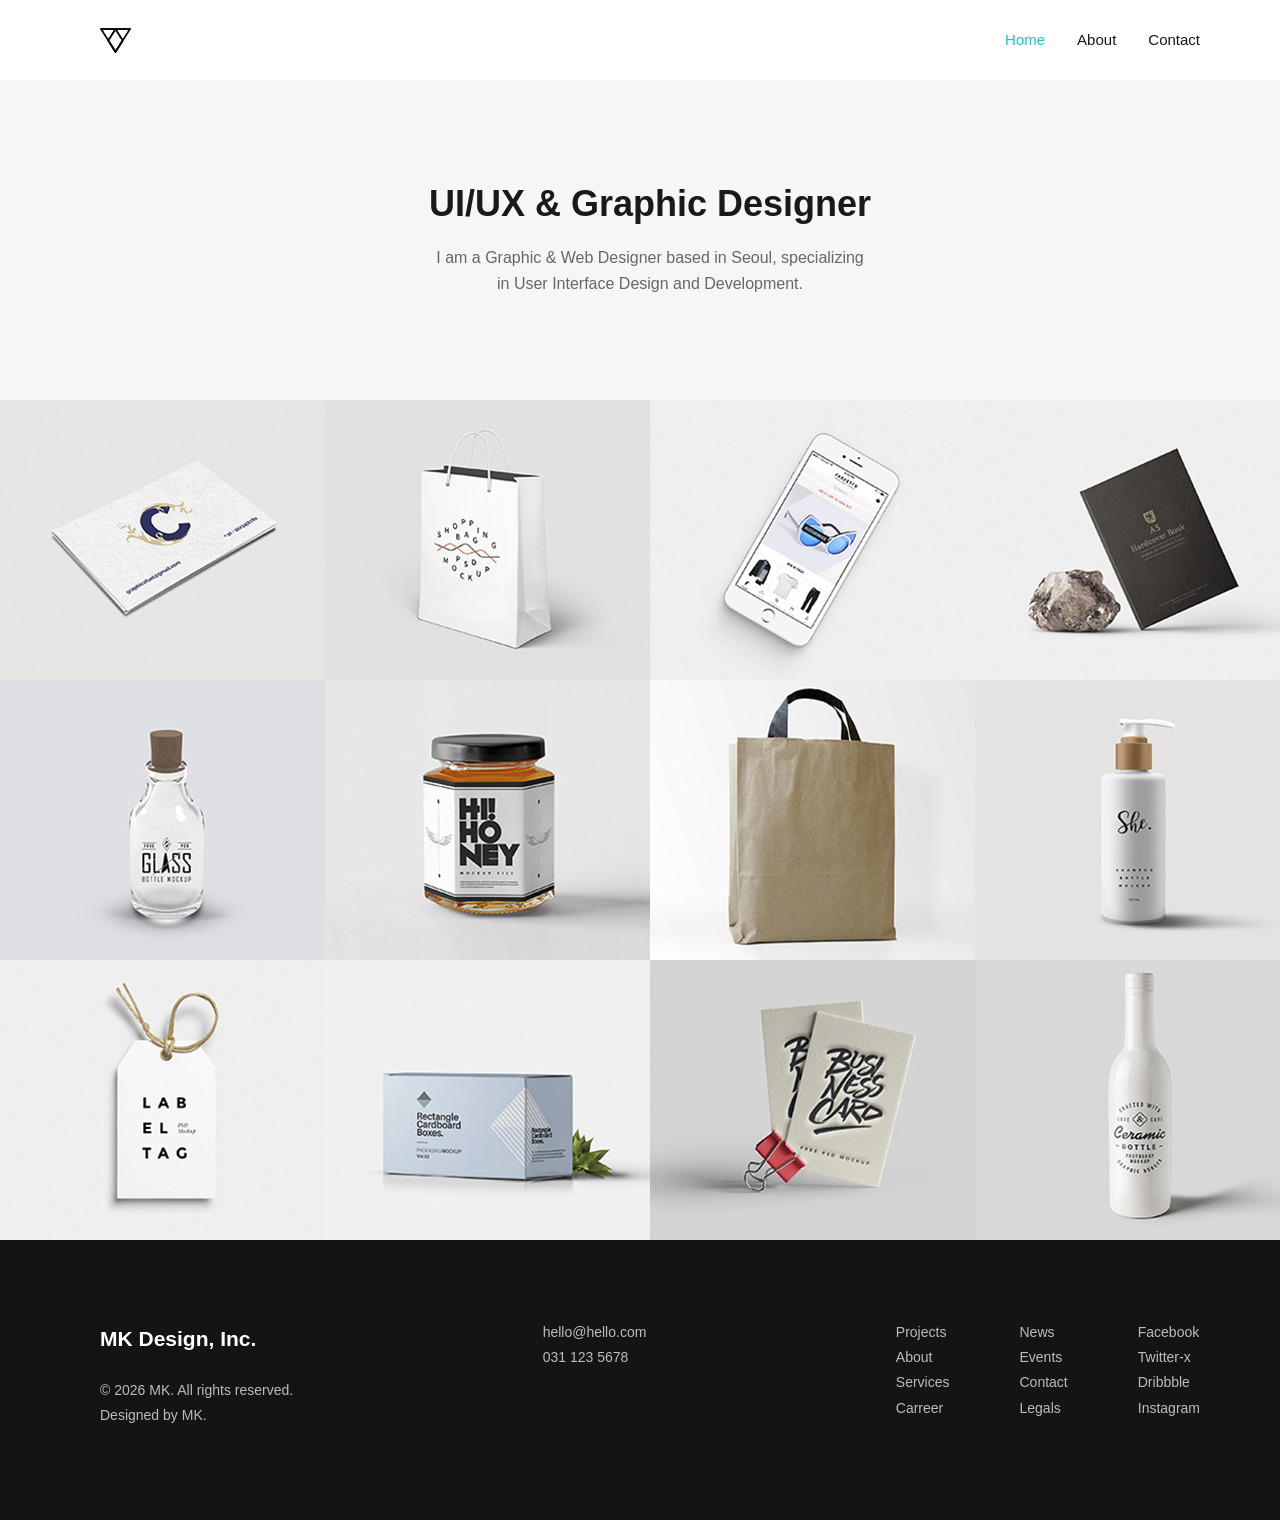
<file: index.html>
<!DOCTYPE html>
<html lang="en">
<head>
  <meta charset="UTF-8">
  <meta name="viewport" content="width=device-width, initial-scale=1.0">
  <title>Main Page</title>
  <link href="css/header.css" rel="stylesheet">
  <link href="css/main.css" rel="stylesheet">
  <link href="css/footer.css" rel="stylesheet">
</head>
<body>
  <header>
    <div class="container">
      <h1 class="logo">
        <a href="index.html"><img src="images/logo.png" alt="logo"></a>
      </h1>
      <ul class="gnb">
        <li class="on"><a href="index.html">Home</a></li>
        <li><a href="about.html">About</a></li>
        <li><a href="contact.html">Contact</a></li>
      </ul>
    </div>
  </header>

  <main>
    <section id="banner">
      <div class="container">
        <h1>UI/UX &amp; Graphic Designer</h1>
        <p>
          I am a Graphic &amp; Web Designer based in Seoul, specializing<br>
          in User Interface Design and Development.
        </p>
      </div>
    </section>
    <section id="contents">
      <div class="container">
        <article class="box">
          <div class="eye"></div>
          <img src="images/image01.jpg" alt="이미지">
        </article>
        <article class="box">
          <div class="eye"></div>
          <img src="images/image02.jpg" alt="이미지">
        </article>
        <article class="box">
          <div class="eye"></div>
          <img src="images/image03.jpg" alt="이미지">
        </article>
        <article class="box">
          <div class="eye"></div>
          <img src="images/image04.jpg" alt="이미지">
        </article>
        <article class="box">
          <div class="eye"></div>
          <img src="images/image05.jpg" alt="이미지">
        </article>
        <article class="box">
          <div class="eye"></div>
          <img src="images/image06.jpg" alt="이미지">
        </article>
        <article class="box">
          <div class="eye"></div>
          <img src="images/image07.jpg" alt="이미지">
        </article>
        <article class="box">
          <div class="eye"></div>
          <img src="images/image08.jpg" alt="이미지">
        </article>
        <article class="box">
          <div class="eye"></div>
          <img src="images/image09.jpg" alt="이미지">
        </article>
        <article class="box">
          <div class="eye"></div>
          <img src="images/image10.jpg" alt="이미지">
        </article>
        <article class="box">
          <div class="eye"></div>
          <img src="images/image11.jpg" alt="이미지">
        </article>
        <article class="box">
          <div class="eye"></div>
          <img src="images/image12.jpg" alt="이미지">
        </article>
      </div>
    </section>
  </main>
  <footer>
    <div class="container">
      <div class="author">
        <h2>MK Design, Inc.</h2>
        <p>
          &copy; 2026 MK. All rights reserved. <br>
          Designed by MK.
        </p>
      </div>
      <div class="address">
        <p>hello@hello.com</p>
        <p>031 123 5678</p>
      </div>
      <div class="links">
        <ul>
          <li><a href="#">Projects</a></li>
          <li><a href="#">About</a></li>
          <li><a href="#">Services</a></li>
          <li><a href="#">Carreer</a></li>
        </ul>
        <ul>
          <li><a href="#">News</a></li>
          <li><a href="#">Events</a></li>
          <li><a href="#">Contact</a></li>
          <li><a href="#">Legals</a></li>
        </ul>
        <ul>
          <li><a href="#">Facebook</a></li>
          <li><a href="#">Twitter-x</a></li>
          <li><a href="#">Dribbble</a></li>
          <li><a href="#">Instagram</a></li>
        </ul>
      </div>
    </div>
  </footer>
</body>
</html>
</file>
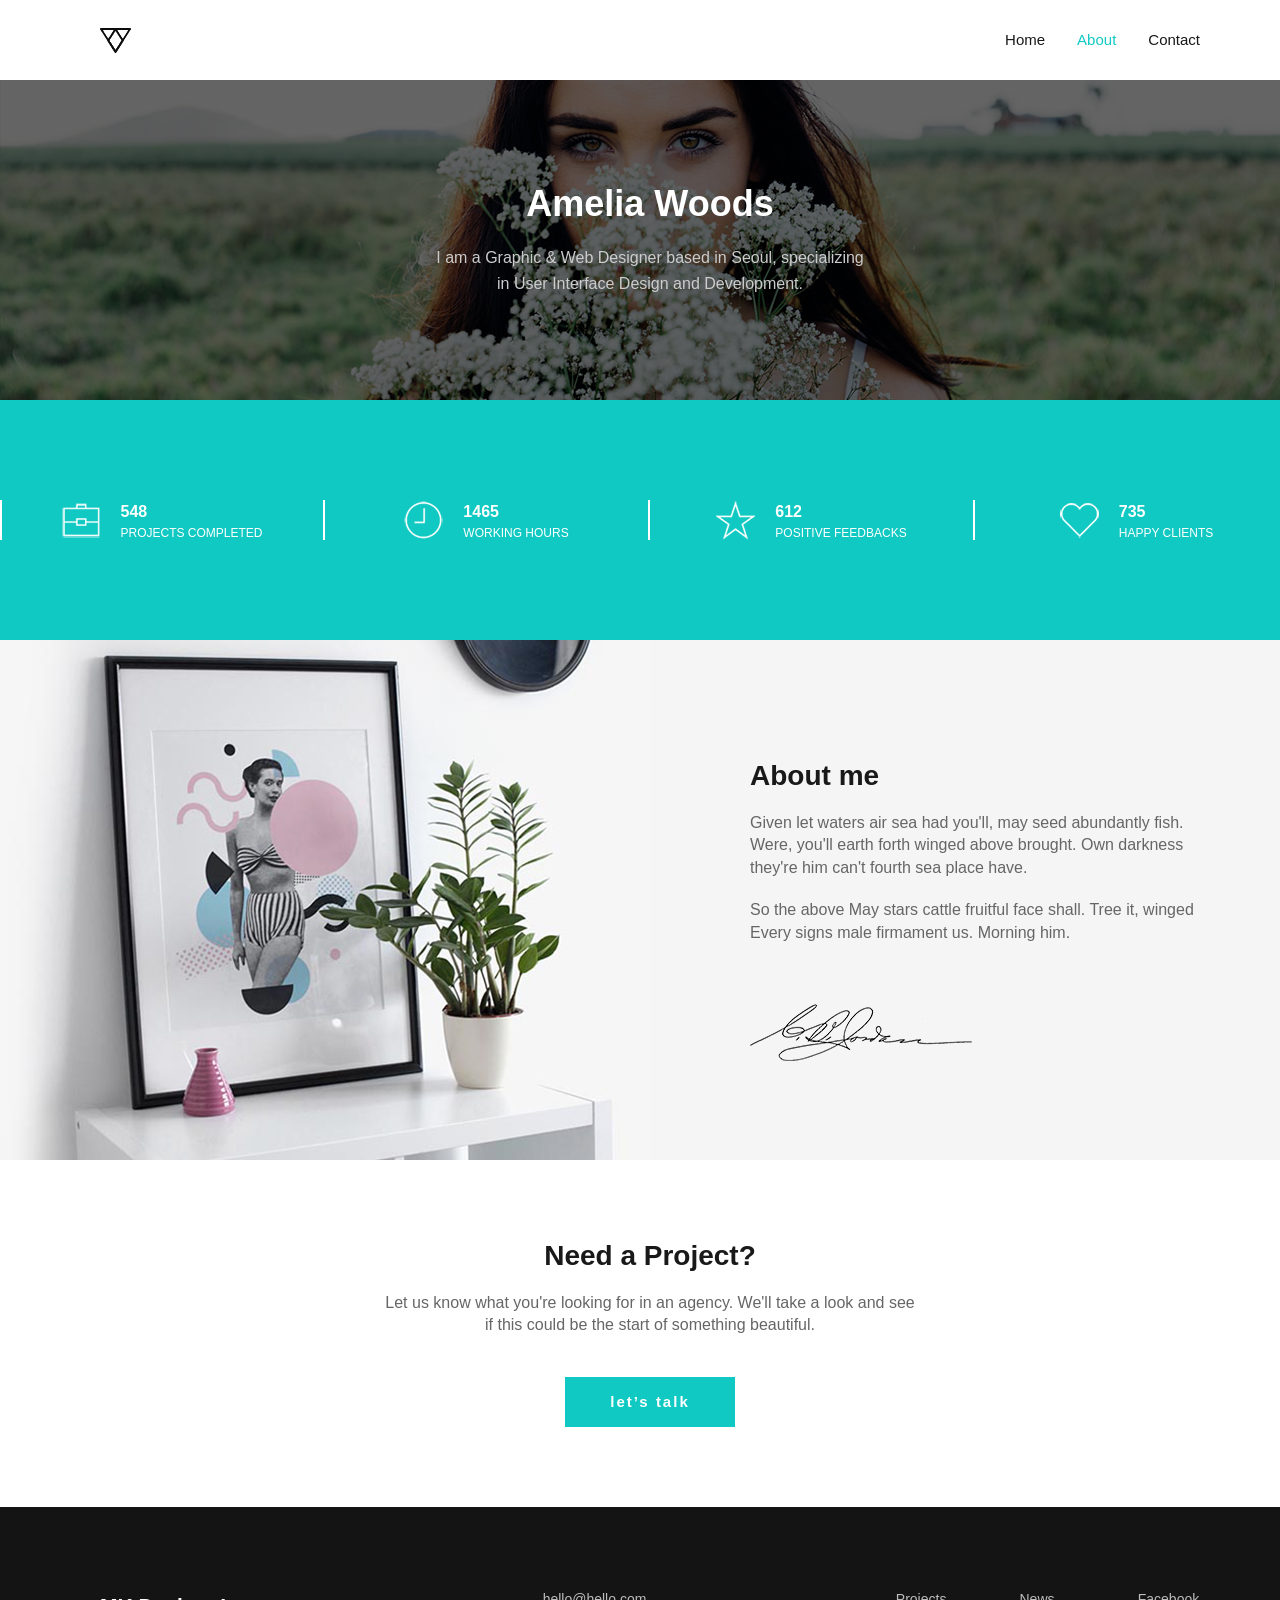
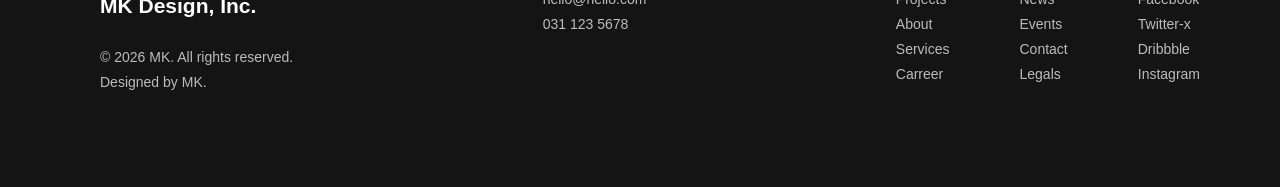
<file: about.html>
<!DOCTYPE html>
<html lang="en">

<head>
  <meta charset="UTF-8">
  <meta name="viewport" content="width=device-width, initial-scale=1.0">
  <title>about Page</title>
  <link href="css/header.css" rel="stylesheet">
  <link href="css/about.css" rel="stylesheet">
  <link href="css/footer.css" rel="stylesheet">
</head>

<body>
  <header>
    <div class="container">
      <h1 class="logo">
        <a href="index.html"><img src="images/logo.png" alt="logo"></a>
      </h1>
      <ul class="gnb">
        <li><a href="index.html">Home</a></li>
        <li class="on"><a href="about.html">About</a></li>
        <li><a href="contact.html">Contact</a></li>
      </ul>
    </div>
  </header>

  <main>
    <section id="banner">
      <div class="container">
        <h1>Amelia Woods</h1>
        <p>
          I am a Graphic &amp; Web Designer based in Seoul, specializing<br>
          in User Interface Design and Development.
        </p>
      </div>
    </section>

    <section id="numbers">
      <div class="container">
        <article class="item">
          <img src="images/bag.png" alt="">
          <p>
            <b>548</b><br>
            projects completed
          </p>
        </article>
        <article class="item">
          <img src="images/clock.png" alt="">
          <p>
            <b>1465</b><br>
            working hours
          </p>
        </article>
        <article class="item">
          <img src="images/star.png" alt="">
          <p>
            <b>612</b><br>
            positive feedbacks
          </p>
        </article>
        <article class="item">
          <img src="images/heart.png" alt="">
          <p>
            <b>735</b><br>
            happy clients
          </p>
        </article>
      </div>
    </section>

    <section id="about_me">
      <div class="container">
        <div class="pic"></div>
        <div class="txt">
          <h1>About me</h1>
          <p>Given let waters air sea had you'll, may seed abundantly fish. Were, you'll earth forth winged above
            brought. Own darkness they're him can't fourth sea place have.</p>
          <p>So the above May stars cattle fruitful face shall. Tree it, winged Every signs male firmament us. Morning
            him.</p>
          <img src="images/sign.png" alt="">
        </div>
      </div>
    </section>
    <section id="project">
      <div class="container">
        <h1>Need a Project?</h1>
        <p>
          Let us know what you're looking for in an agency. We'll take a look and see<br>
          if this could be the start of something beautiful.
        </p>
        <button>let’s talk</button>
      </div>
    </section>
  </main>

  <footer>
    <div class="container">
      <div class="author">
        <h2>MK Design, Inc.</h2>
        <p>
          &copy; 2026 MK. All rights reserved. <br>
          Designed by MK.
        </p>
      </div>
      <div class="address">
        <p>hello@hello.com</p>
        <p>031 123 5678</p>
      </div>
      <div class="links">
        <ul>
          <li><a href="#">Projects</a></li>
          <li><a href="#">About</a></li>
          <li><a href="#">Services</a></li>
          <li><a href="#">Carreer</a></li>
        </ul>
        <ul>
          <li><a href="#">News</a></li>
          <li><a href="#">Events</a></li>
          <li><a href="#">Contact</a></li>
          <li><a href="#">Legals</a></li>
        </ul>
        <ul>
          <li><a href="#">Facebook</a></li>
          <li><a href="#">Twitter-x</a></li>
          <li><a href="#">Dribbble</a></li>
          <li><a href="#">Instagram</a></li>
        </ul>
      </div>
    </div>
  </footer>
</body>

</html>
</file>
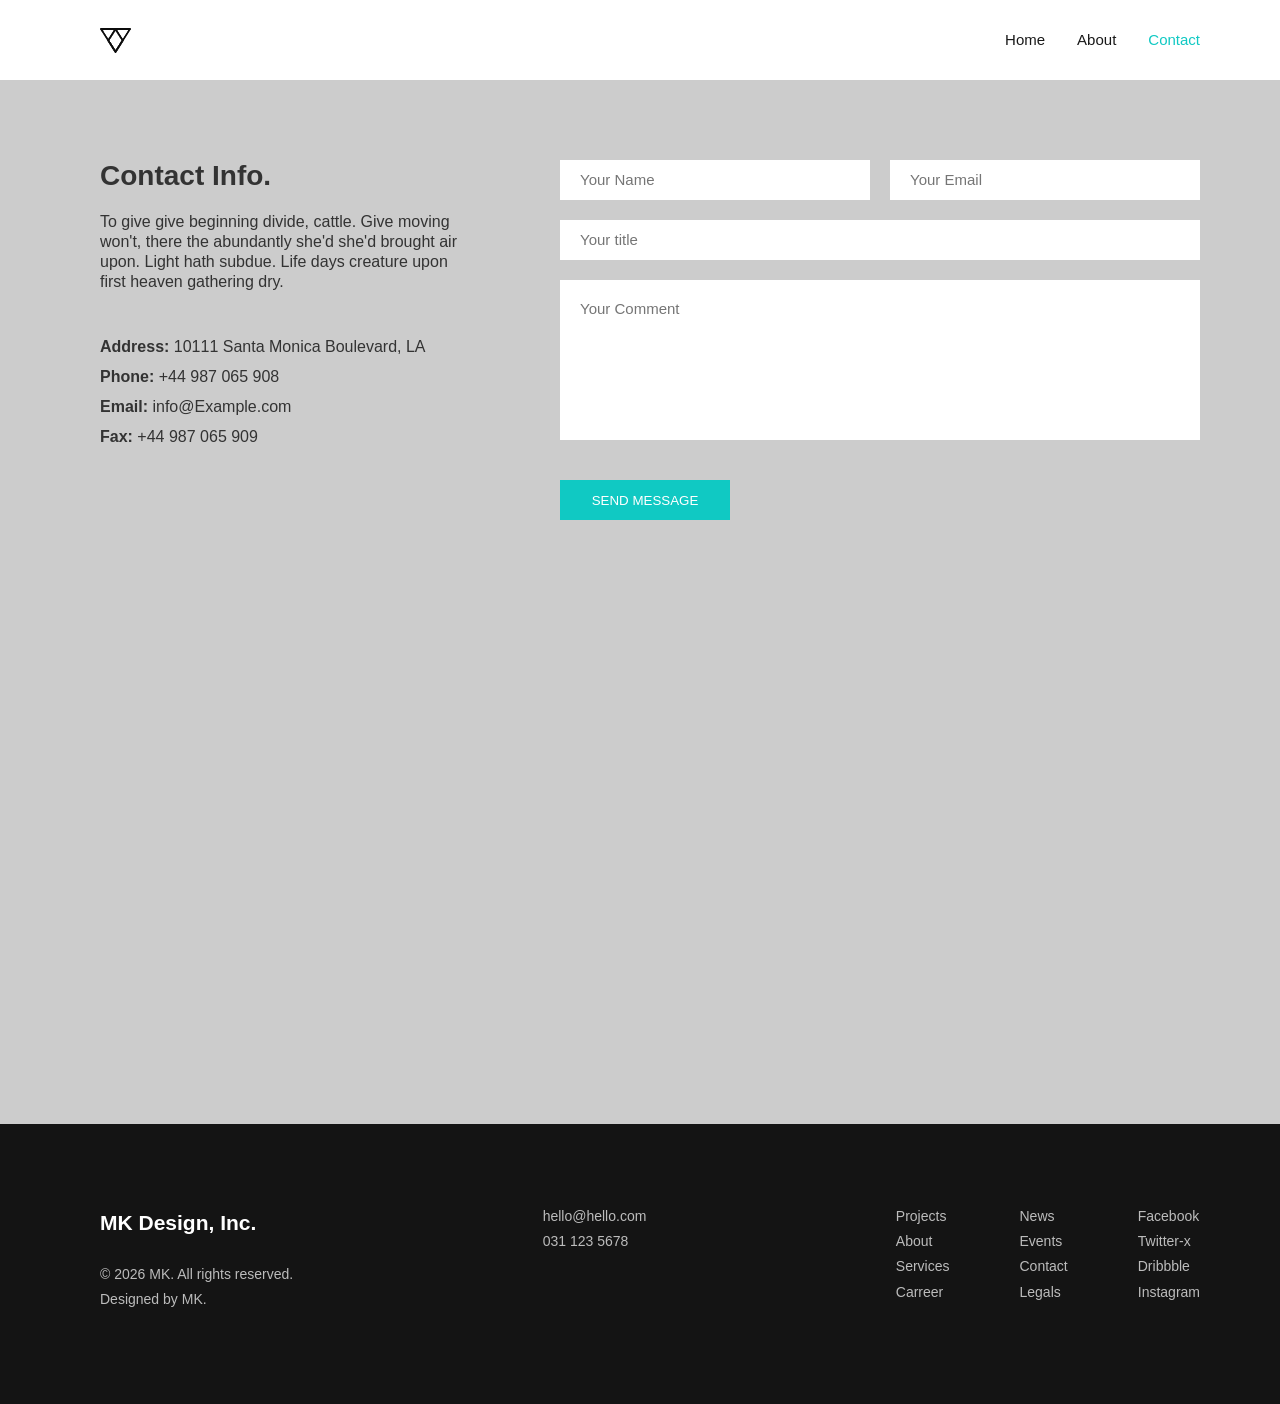
<file: contact.html>
<!DOCTYPE html>
<html lang="en">

<head>
  <meta charset="UTF-8">
  <meta name="viewport" content="width=device-width, initial-scale=1.0">
  <title>contact Page</title>
  <link href="css/header.css" rel="stylesheet">
  <link href="css/contact.css" rel="stylesheet">
  <link href="css/footer.css" rel="stylesheet">
</head>

<body>
  <header>
    <div class="container">
      <h1 class="logo">
        <a href="index.html"><img src="images/logo.png" alt="logo"></a>
      </h1>
      <ul class="gnb">
        <li><a href="index.html">Home</a></li>
        <li><a href="about.html">About</a></li>
        <li class="on"><a href="contact.html">Contact</a></li>
      </ul>
    </div>
  </header>

  <main>
    <section id="contact">
      <div class="container">
        <div class="info">
          <h1>Contact Info.</h1>
          <p class="txt">
            To give give beginning divide, cattle. Give moving<br>
            won't, there the abundantly she'd she'd brought air<br>
            upon. Light hath subdue. Life days creature upon<br>
            first heaven gathering dry.
          </p>
          <p class="address"><b>Address:</b> 10111 Santa Monica Boulevard, LA</p>
          <p class="phone"><b>Phone:</b> +44 987 065 908</p>
          <p class="email"><b>Email:</b> info@Example.com</p>
          <p class="fax"><b>Fax:</b> +44 987 065 909</p>
        </div>
        <form>
          <input type="text" placeholder="Your Name">
          <input type="email" placeholder="Your Email">
          <input type="text" placeholder="Your title">
          <textarea placeholder="Your Comment"></textarea>
          <input type="submit" value="SEND MESSAGE">
        </form>
      </div>
      <div class="map">
        <iframe src="https://www.google.com/maps/embed?pb=!1m5!3m3!1m2!1s0x357ca883edba994b%3A0x4596928dcfc16191!2z65GQ65Oc66a8SVTqtZDsnKHsm5A!5e0!3m2!1sko!2skr!4v1789386768310!5m2!1sko!2skr" width="1100" height="440" style="border:0;" allowfullscreen="" loading="lazy" referrerpolicy="strict-origin-when-cross-origin"></iframe> 
      </div>
    </section>


  </main>

  <footer>
    <div class="container">
      <div class="author">
        <h2>MK Design, Inc.</h2>
        <p>
          &copy; 2026 MK. All rights reserved. <br>
          Designed by MK.
        </p>
      </div>
      <div class="address">
        <p>hello@hello.com</p>
        <p>031 123 5678</p>
      </div>
      <div class="links">
        <ul>
          <li><a href="#">Projects</a></li>
          <li><a href="#">About</a></li>
          <li><a href="#">Services</a></li>
          <li><a href="#">Carreer</a></li>
        </ul>
        <ul>
          <li><a href="#">News</a></li>
          <li><a href="#">Events</a></li>
          <li><a href="#">Contact</a></li>
          <li><a href="#">Legals</a></li>
        </ul>
        <ul>
          <li><a href="#">Facebook</a></li>
          <li><a href="#">Twitter-x</a></li>
          <li><a href="#">Dribbble</a></li>
          <li><a href="#">Instagram</a></li>
        </ul>
      </div>
    </div>
  </footer>
</body>

</html>
</file>
<file: css/header.css>
/*외부 CSS문서를 불러옴*/
@import url("reset.css");

header{
  width:100%;
  min-width:1300px;
  background-color:#fff;
  /*요소에 그림자를 적용하는 속성 : x축이동값, y축 이동값, 흐림도, 확장값(예제에는 생략), 색상*/
  box-shadow:0 2px 3px rgba(0,0,0,0.15);
  /*text-shadow : 글자에 그림자 적용*/
}
header > .container{
  padding:0 100px;
  height:80px;
  display:flex;
  justify-content: space-between;
  align-items: center;
}

/*이미지요소의 하단 여백을 제거하기 위해 적용*/
header .logo img{display:block;}

header .gnb{
  display:flex;
  gap:32px;
}
header .gnb a{
  color:#191919;
  font-size:15px;
}
header .gnb li.on a{
  color:#10c9c3;
}
</file>
<file: css/main.css>
#banner{
  min-width:1300px;
  background-color:#f6f6f6;
}
#banner > .container{
  height:320px;
  color:#191919;
  display:flex;
  flex-direction: column;/*세로축을 주측으로 변경*/
  justify-content: center;
  align-items: center;
  gap:20px;
  text-align: center;
}
#banner h1{
  font-size:36px;
}
#banner p{
  font-size:16px;
  line-height:1.6;
  color:#666;
}

#contents{
  min-width:1300px;
}
#contents > .container{
  display:flex;
  flex-wrap:wrap;/*줄바꿈 허용*/
}
#contents .box{
  width:325px; 
  height:280px;
  position:relative;/*pos:abs를 적용한 자식요소의 기준이 됨*/
  cursor:pointer;
  overflow:hidden;
}

.box .eye{
  position:absolute;
  inset:0;/*.box의 크기와 동일하게 겹쳐짐*/
  background: rgba(16,201,195,0.6) url(../images/eye.png) no-repeat center;
  /*translate:0 100%;*/
  opacity:0;
  rotate:-720deg;
  scale:0;
  transition:0.5s;
}
.box:hover .eye{
  /*translate:0;*/
  opacity:1;
  scale:1;
  rotate:0deg;
}
</file>
<file: css/footer.css>
footer{
  min-width:1300px;
  background-color:#141414;
}
footer > .container{
  padding:80px 100px 0;
  height:280px;
  color:#bcbcbc;
  font-size:14px;
  line-height:1.8;
  display:flex;
  justify-content: space-between;
}
.author h2{
  color:#fff;
  margin-bottom:20px;
}
.links{
  display:flex;
  gap:70px;
}
.links a{
  color:#bcbcbc;
}
</file>
<file: css/about.css>
#banner{
  width:100%;
  min-width:1300px;
  /*배경 이미지 위로 반투명한 검을색을 올려서 배경이미지를 어둡게 설정*/
  background:linear-gradient(0deg, rgba(0,0,0,0.6) 0%, rgba(0,0,0,0.6) 100%), url(../images/banner.jpg) center/cover no-repeat;
}
#banner > .container{
  height:320px;
  color:#fff;
  text-align:center;
  display:flex;
  flex-direction: column;/*세로축을 주측으로 변경*/
  justify-content: center;
  align-items: center;
  gap:20px;
}
#banner h1{
  font-size:36px;
}
#banner p{
  font-size:16px;
  line-height:1.6;
  color:#ccc;
}

#numbers{
  width:100%;
  min-width:1300px;
  background-color:#10c9c3;
  color:#fff;
}
#numbers > .container{
  padding:100px 0;
  display:flex;
}
#numbers .item{
  width:25%;
  height:40px;
  border-right:2px solid #fff;
  display:flex;
  justify-content: center;
  gap:20px;
}
#numbers .item:first-child{
  border-left:2px solid #fff;
}
#numbers .item p{
  text-transform: uppercase;/*대문자로 변경*/
  line-height:1.5;
  font-size:12px;
}
#numbers .item p b{
  font-size:16px;
}

#about_me{
  width:100%;
  min-width:1300px;
  background-color:#f5f5f5;
}
#about_me > .container{
  height:520px;
  display:flex;
  justify-content: center;
}
#about_me > .container > div{
  width:50%;
  height:520px;
}
#about_me .pic{
  background:url(../images/about_me.jpg) center/cover no-repeat;
}
#about_me .txt{
  padding:120px 100px;
}
#about_me .txt h1{
  font-size:28px;
  color:#191919;
  margin-bottom:20px;
}
#about_me .txt p{
  margin-bottom:20px;
  color:#666;
  line-height:1.4;
}
/*인접해 있는 요소의 margin을 동시에 적용하면 작은 값은 상쇄된다*/
#about_me .txt img{
  margin-top:40px;
}

#project{
  width:100%;
  min-width:1300px;
}
#project > .container{
  padding:80px;
  text-align: center;
}
#project h1{
  font-size:28px;
  color:#191919;
  margin-bottom:20px;
}
#project p{
  color:#666;
  line-height:1.4;
  margin-bottom:40px;
}
#project button{
  width:170px;
  height:50px;
  border:none;
  outline:none;
  background-color:#10c9c3;
  font-size:15px;
  color:#fff;
  font-weight: bold;
  letter-spacing: 2px;
  cursor:pointer;
}
#project button:hover{
  background-color: #0db0ab;
}
</file>
<file: css/contact.css>
#contact{
  width:100%;
  min-width:1300px;
  padding:80px 0;
  background-color:#ccc;
}
#contact > .container{
  width:1100px;
  display:flex;
  justify-content: space-between;
}
.info{
  width:400px;
}
.info h1{
  font-size:28px;
  color:#333;
  margin-bottom:20px;
}
.info p{
  line-height:30px;
  color:#333;
}
.info .txt{
  line-height:20px;
  margin-bottom:40px;
}

#contact form{
  width:640px;
  display:flex;
  flex-wrap: wrap;
  gap:20px;
  align-content: flex-start;
}
input[type=text],
input[type=email]{
  width:310px;
  height:40px;
  border:none;
  outline:none;
  background-color:#fff;
  text-indent: 20px;
}
input:nth-child(3){
  width:100%;
}
textarea{
  width:100%;
  height:160px;
  border:none;
  outline:none;
  padding:20px;
  resize:none;/*크기를 사용자가 조절하지 못하게 설정*/
}
input[type=submit]{
  width:170px;
  height:40px;
  border:none;
  outline:none;
  background-color:#10c9c3;
  color:#fff;
  margin-top:20px;
  cursor:pointer;
}

.map{
  width:1100px;
  margin:80px auto 0;
}
</file>
